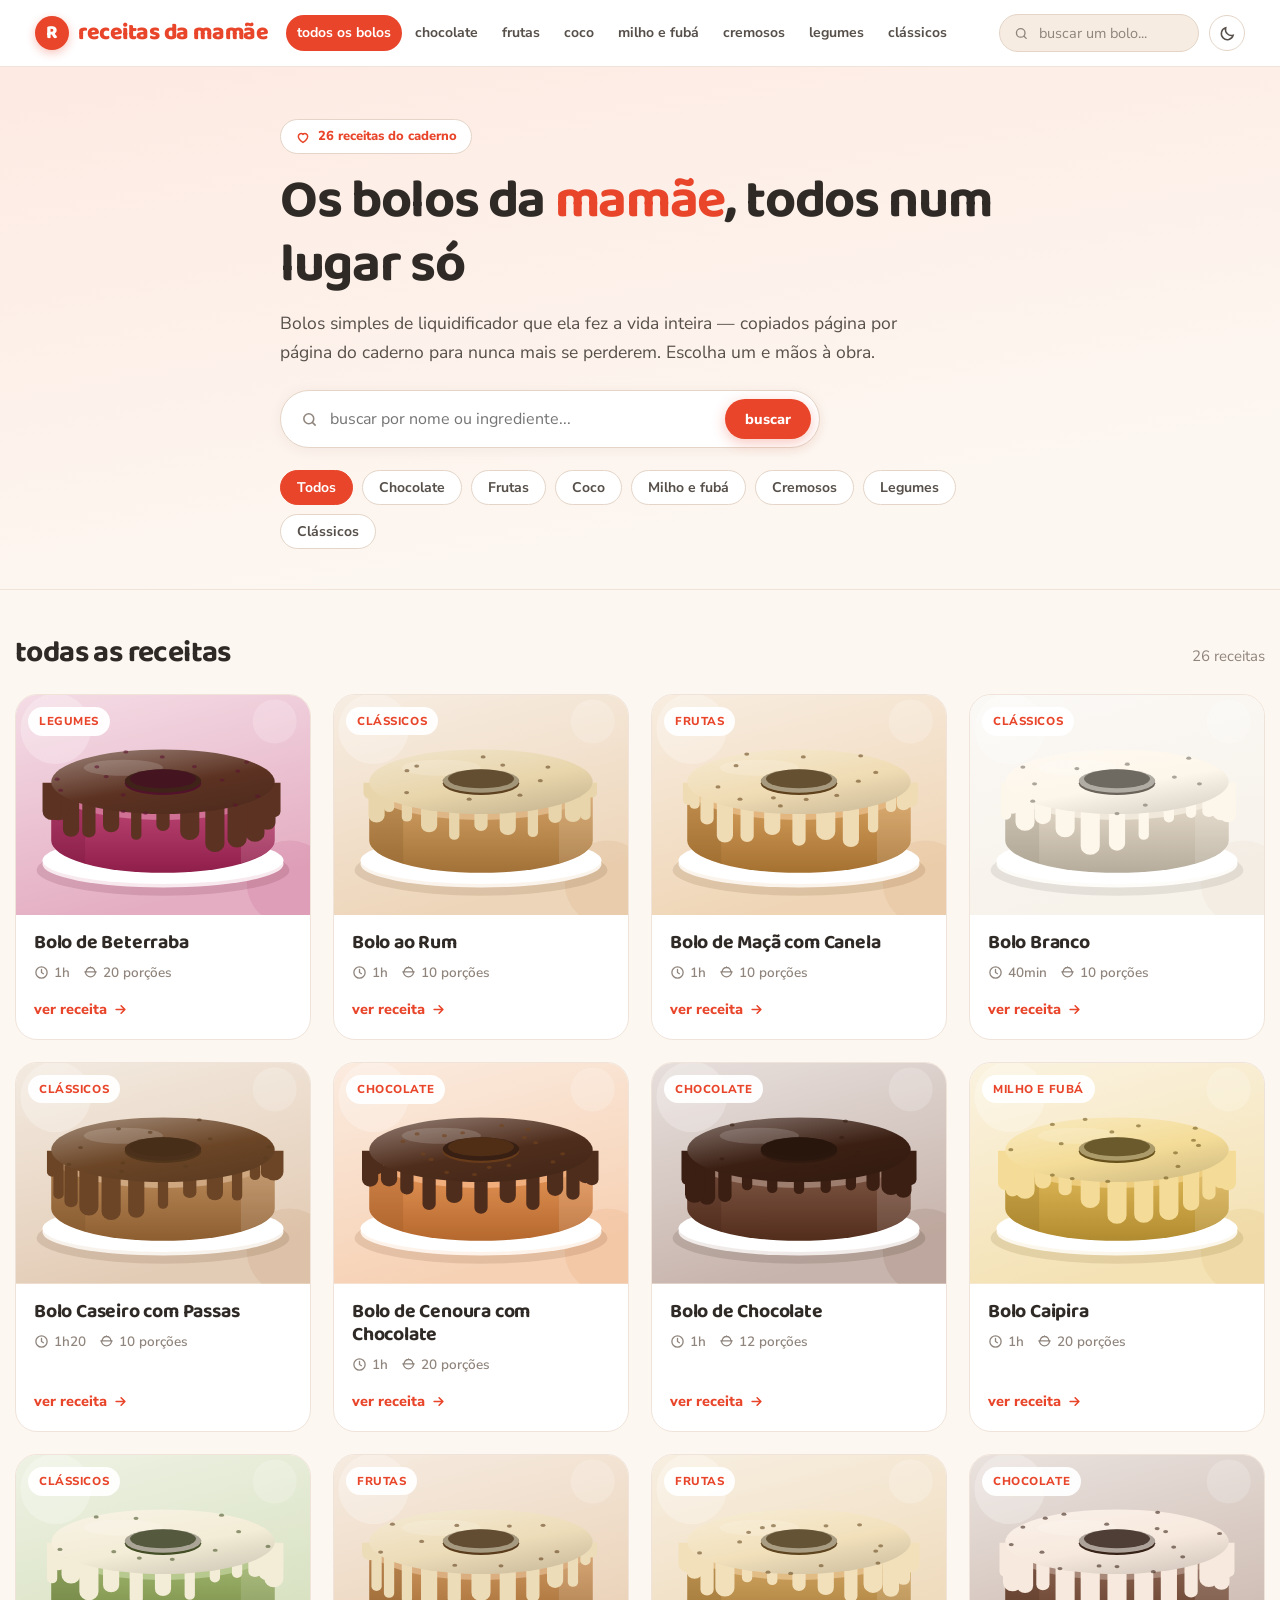
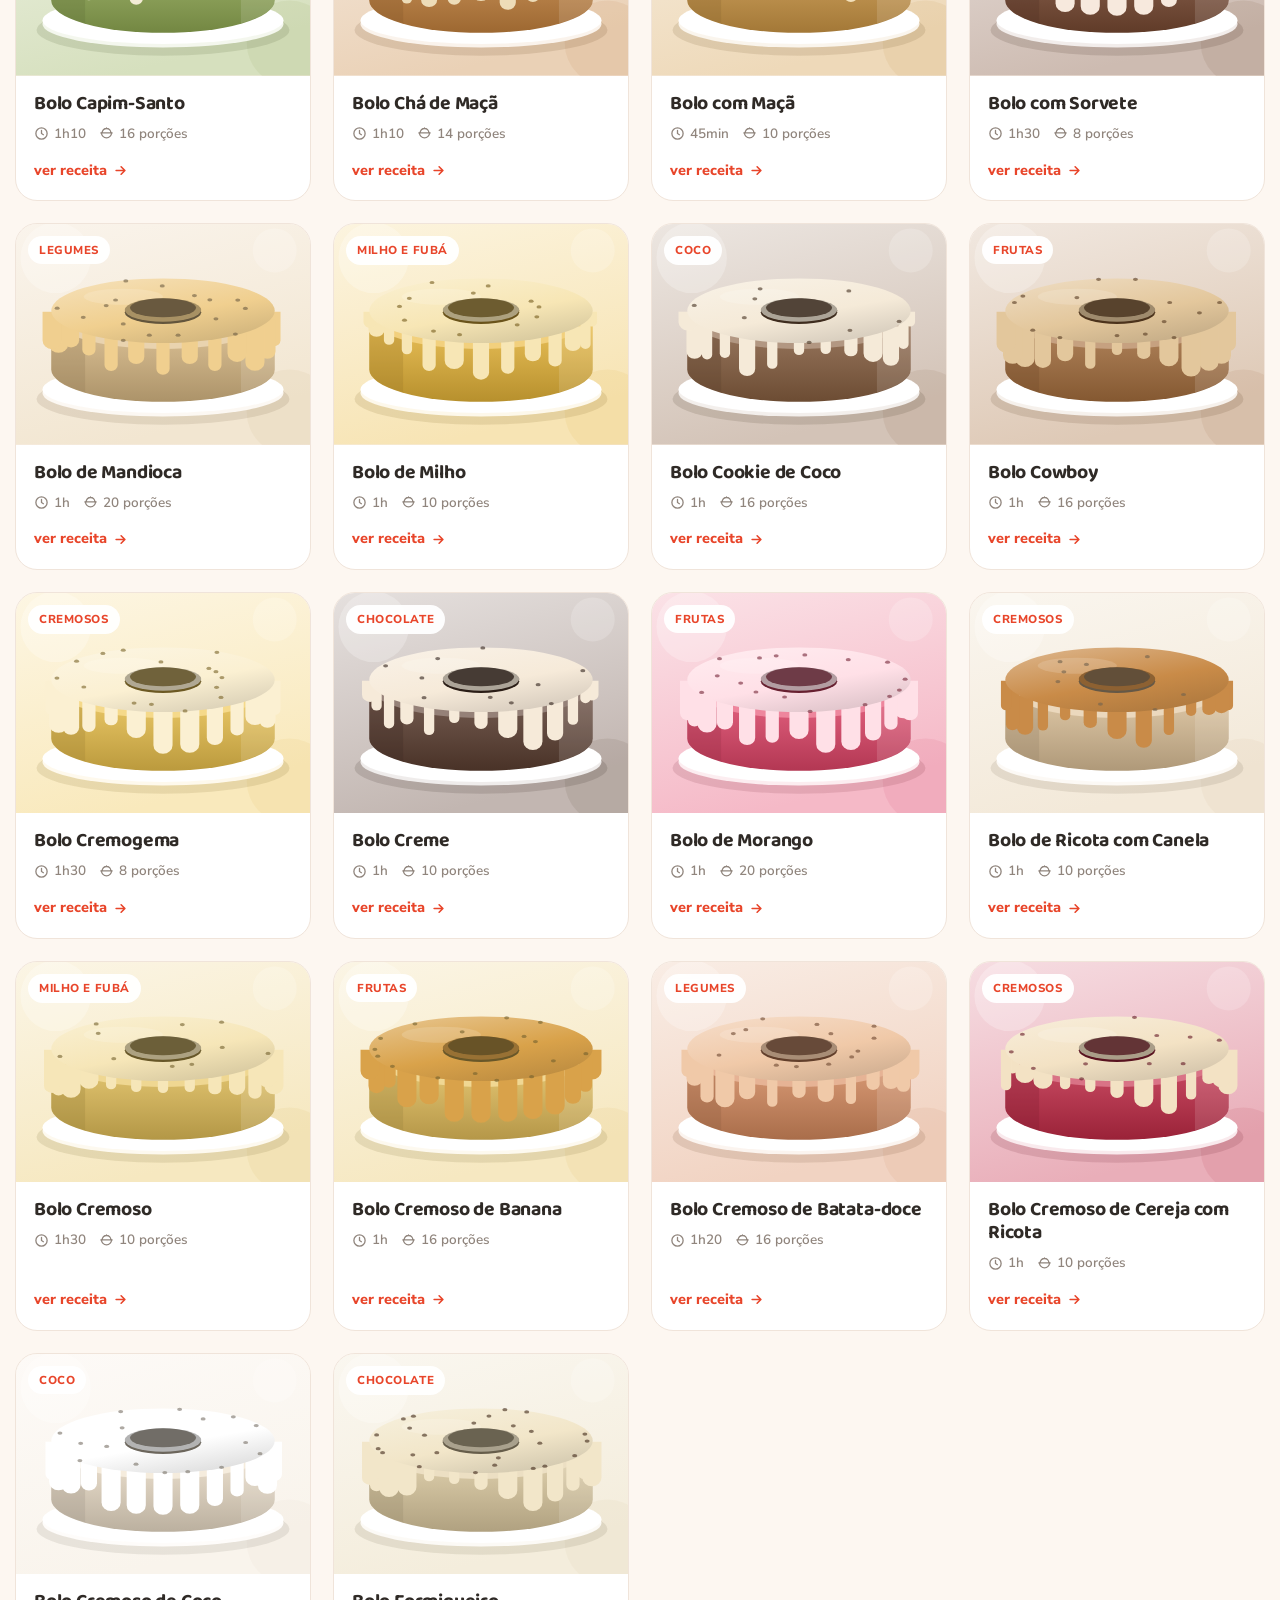
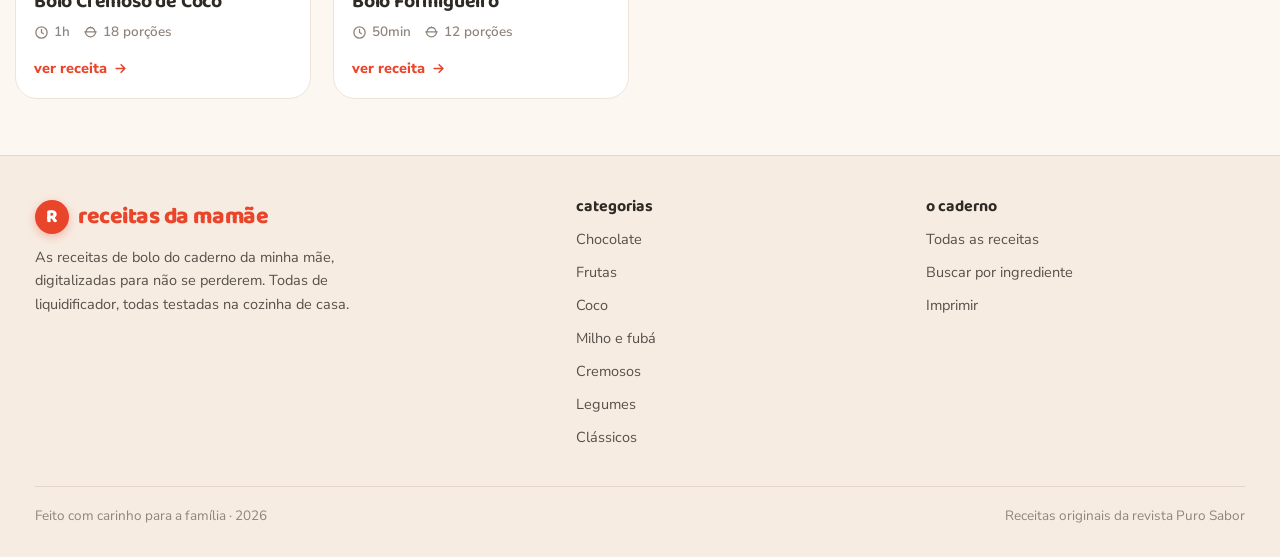
<file: index.html>
<!doctype html>
<html lang="pt-BR">
<head>
<meta charset="utf-8">
<meta name="viewport" content="width=device-width, initial-scale=1">
<title>Receitas da Mamãe</title>
<meta name="description" content="Os bolos de liquidificador do caderno da minha mãe, digitalizados para a família inteira.">
<link rel="preconnect" href="https://fonts.googleapis.com">
<link rel="preconnect" href="https://fonts.gstatic.com" crossorigin>
<link href="https://fonts.googleapis.com/css2?family=Baloo+2:wght@600;700;800&family=Nunito+Sans:wght@400;600;700;800&display=swap" rel="stylesheet">
<link rel="stylesheet" href="assets/css/style.css">
<link rel="icon" href="data:image/svg+xml,%3Csvg xmlns='http://www.w3.org/2000/svg' viewBox='0 0 32 32'%3E%3Ccircle cx='16' cy='16' r='16' fill='%23e8452a'/%3E%3Ctext x='16' y='23' font-size='19' font-family='sans-serif' font-weight='bold' fill='white' text-anchor='middle'%3ER%3C/text%3E%3C/svg%3E">
</head>
<body>

<div id="header"></div>
<div id="hero"></div>

<main class="wrap section" id="lista">
  <div class="section__head">
    <h2>todas as receitas</h2>
    <p id="contador"></p>
  </div>
  <div class="grid" id="grid"></div>
</main>

<div id="footer"></div>

<script src="assets/js/receitas-data.js"></script>
<script src="assets/js/common.js"></script>
<script src="assets/js/home.js"></script>
</body>
</html>
</file>
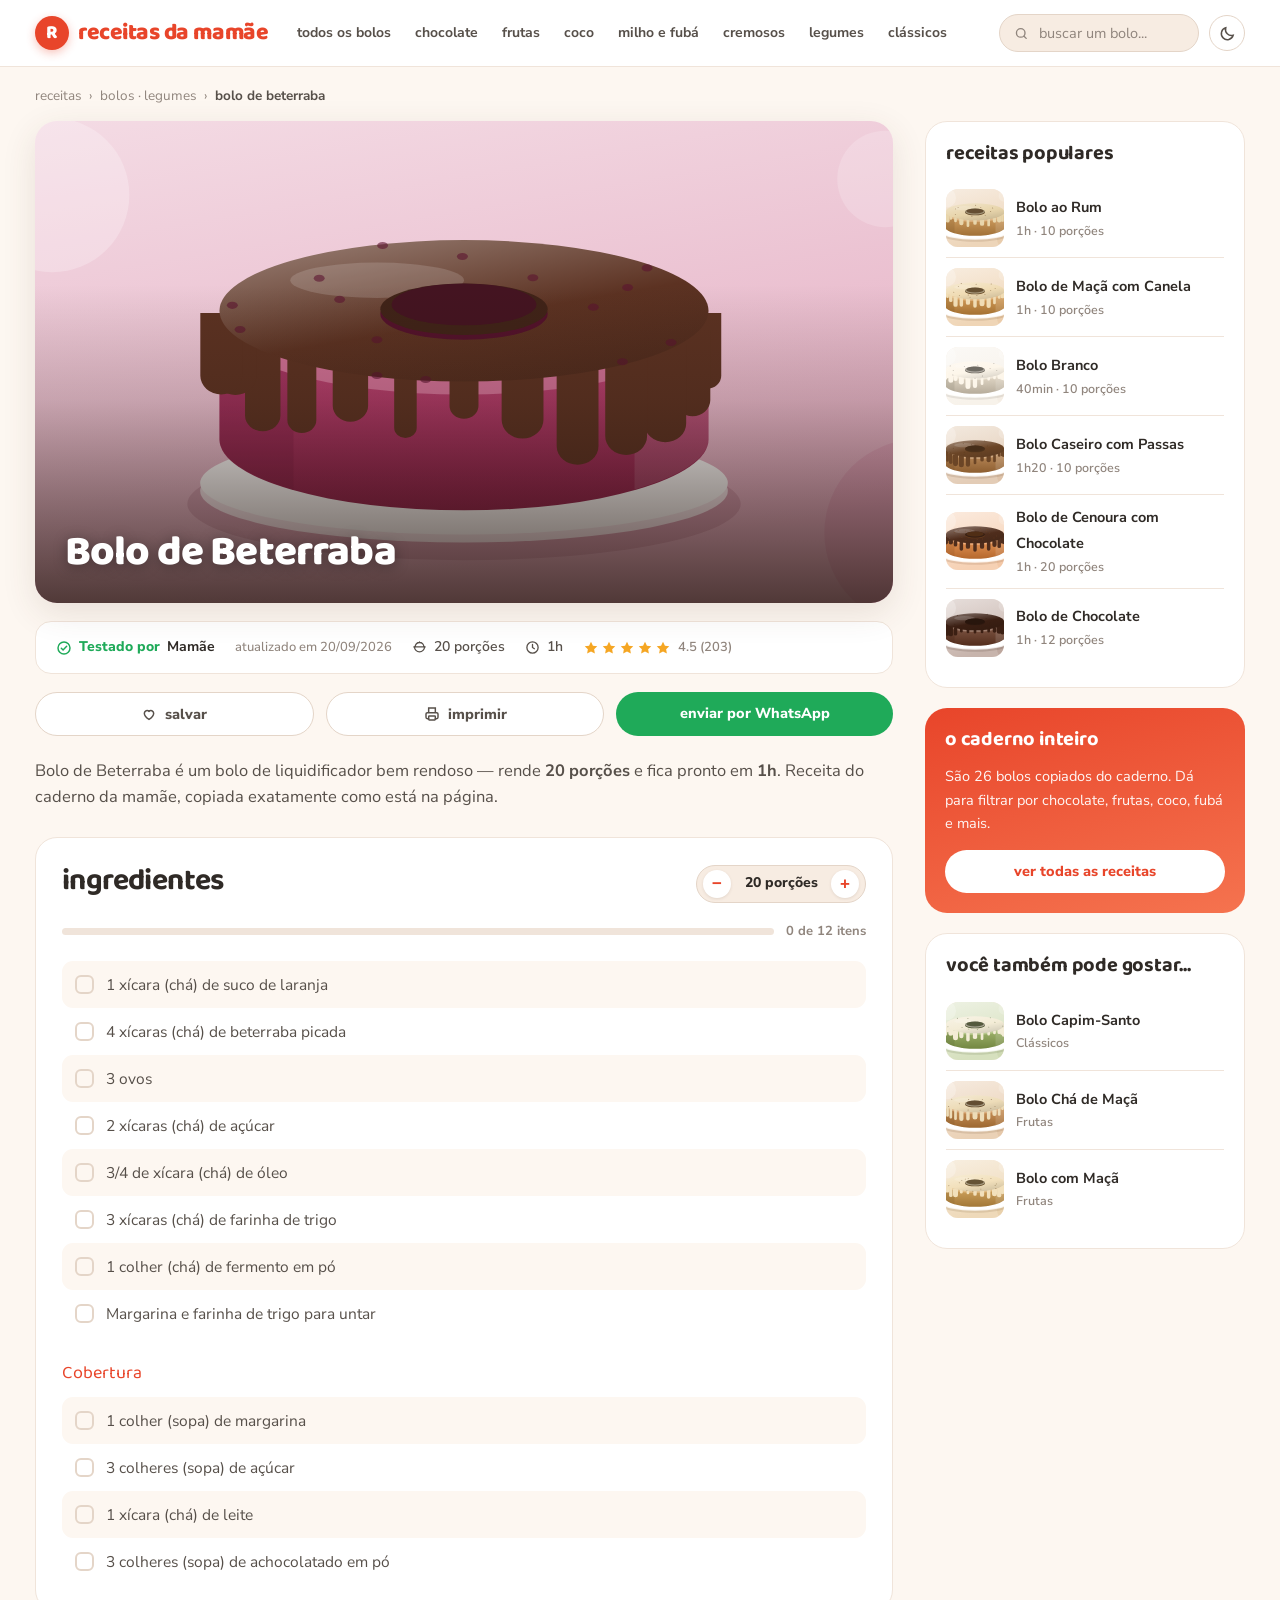
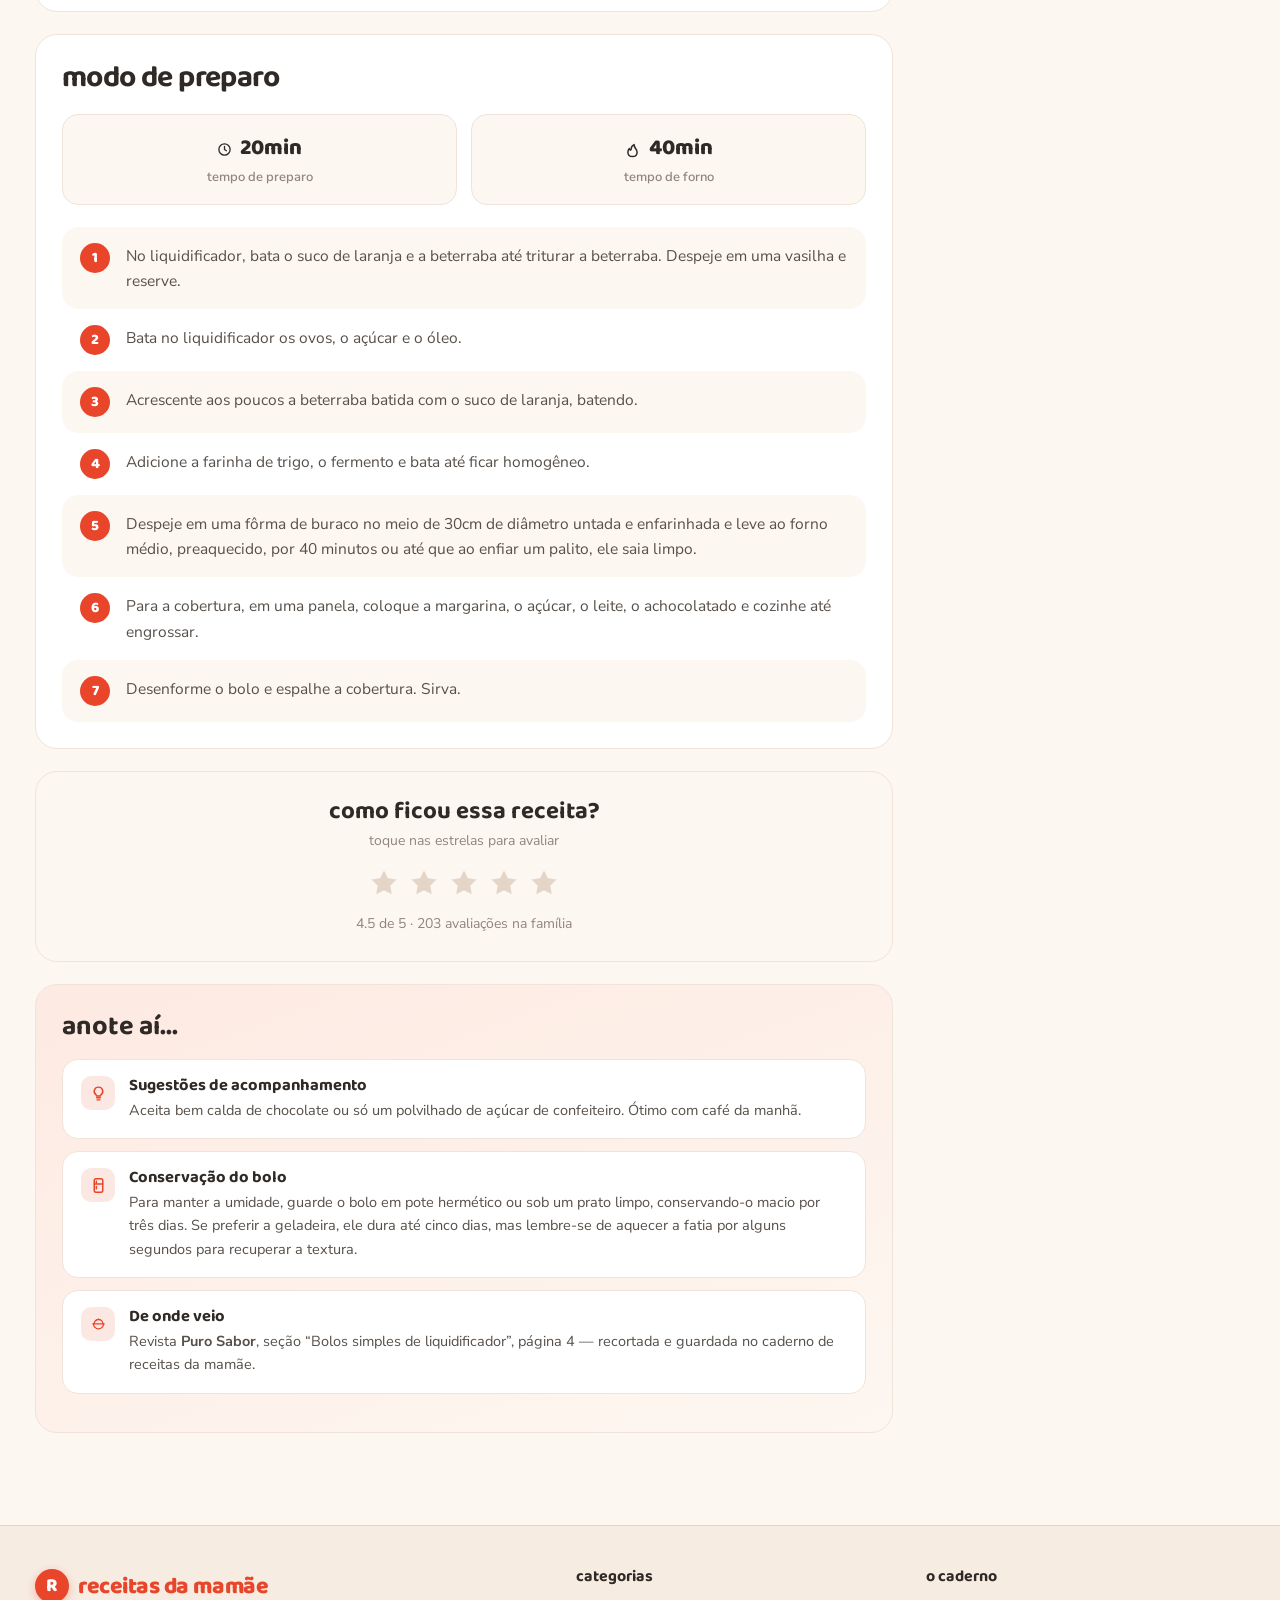
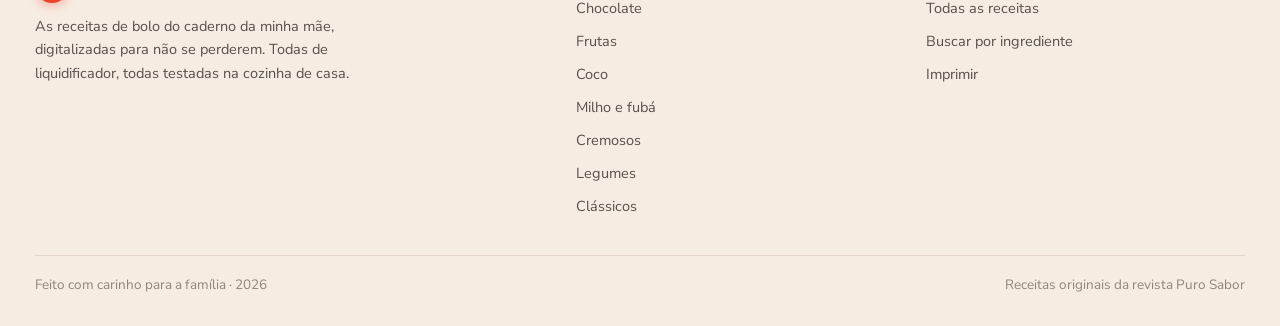
<file: receita.html>
<!doctype html>
<html lang="pt-BR">
<head>
<meta charset="utf-8">
<meta name="viewport" content="width=device-width, initial-scale=1">
<title>Receita — Receitas da Mamãe</title>
<meta name="description" content="Receita de bolo do caderno da mamãe: ingredientes, modo de preparo e dicas.">
<link rel="preconnect" href="https://fonts.googleapis.com">
<link rel="preconnect" href="https://fonts.gstatic.com" crossorigin>
<link href="https://fonts.googleapis.com/css2?family=Baloo+2:wght@600;700;800&family=Nunito+Sans:wght@400;600;700;800&display=swap" rel="stylesheet">
<link rel="stylesheet" href="assets/css/style.css">
<link rel="icon" href="data:image/svg+xml,%3Csvg xmlns='http://www.w3.org/2000/svg' viewBox='0 0 32 32'%3E%3Ccircle cx='16' cy='16' r='16' fill='%23e8452a'/%3E%3Ctext x='16' y='23' font-size='19' font-family='sans-serif' font-weight='bold' fill='white' text-anchor='middle'%3ER%3C/text%3E%3C/svg%3E">
</head>
<body>

<div id="header"></div>
<main id="app"></main>
<div id="footer"></div>

<script src="assets/js/receitas-data.js"></script>
<script src="assets/js/common.js"></script>
<script src="assets/js/receita.js"></script>
</body>
</html>
</file>
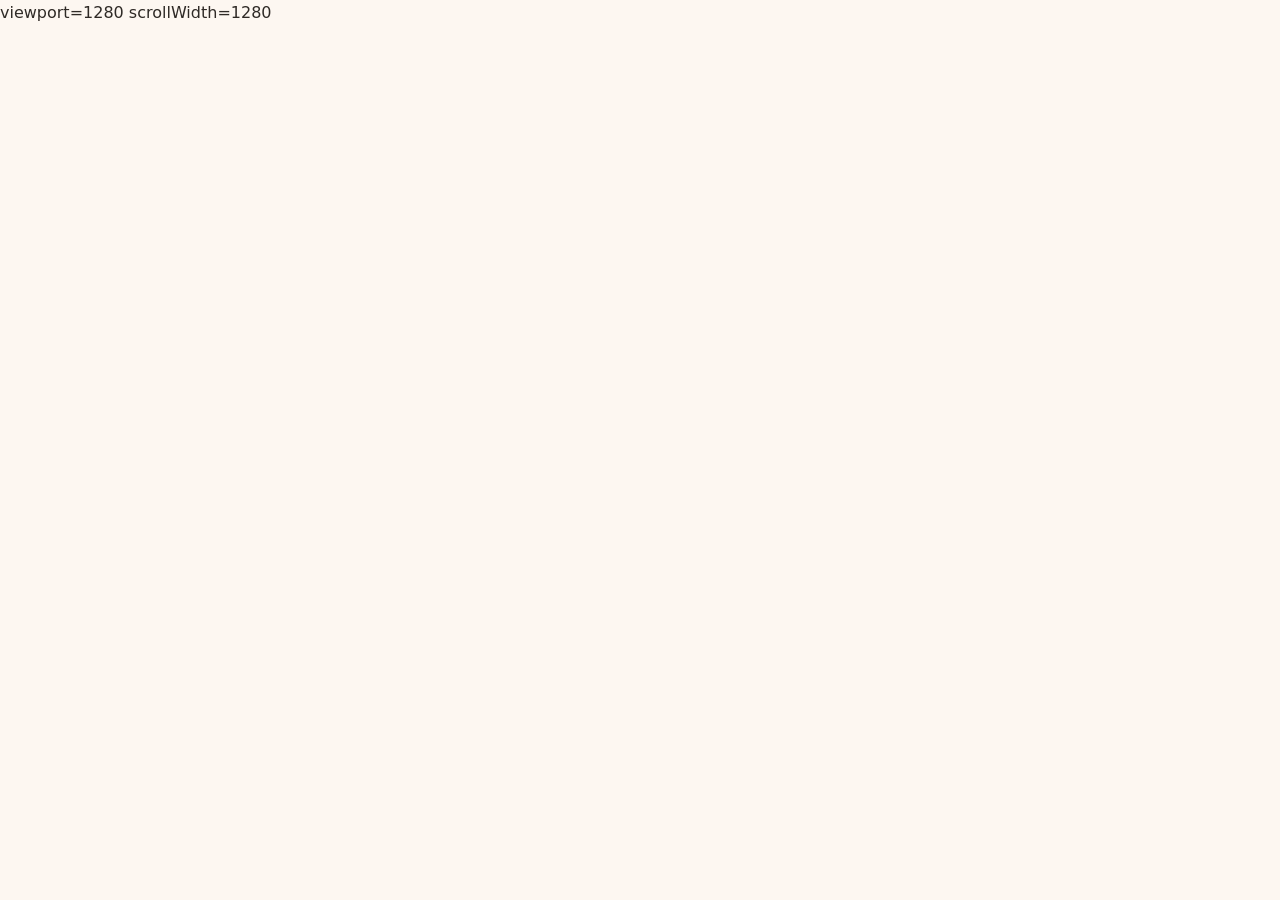
<file: tools/_diag.html>
<!doctype html><html lang="pt-BR"><head><meta charset="utf-8">
<meta name="viewport" content="width=device-width, initial-scale=1">
<link rel="stylesheet" href="../assets/css/style.css"></head><body>
<div id="header"></div><main id="app"></main><div id="footer"></div>
<script src="../assets/js/receitas-data.js"></script>
<script src="../assets/js/common.js"></script>
<script src="../assets/js/receita.js"></script>
<script>
setTimeout(function(){
  var lim = document.documentElement.clientWidth, saida = [];
  saida.push('viewport=' + lim + ' scrollWidth=' + document.documentElement.scrollWidth);
  document.querySelectorAll('*').forEach(function(el){
    if (el.closest('svg')) return;           // coordenadas internas de SVG não contam
    var r = el.getBoundingClientRect();
    if (r.right > lim + 1) {
      saida.push(Math.round(r.left) + '..' + Math.round(r.right) + '  ' +
        el.tagName.toLowerCase() + (el.className && typeof el.className === 'string' ? '.' + el.className.trim().split(/\s+/).join('.') : ''));
    }
  });
  document.body.textContent = saida.slice(0, 40).join('\n');
}, 700);
</script></body></html>
</file>
<file: assets/css/style.css>
/* ==========================================================================
   Receitas da Mamãe — folha de estilo única
   Paleta quente (creme + coral), cartões arredondados, tipografia amigável.
   ========================================================================== */

:root {
  --cream: #fdf7f1;
  --cream-2: #f7ece2;
  --card: #ffffff;
  --peach: #fdeae2;
  --peach-2: #fbdccf;

  --red: #e8452a;
  --red-dark: #c9331b;
  --red-soft: #fce8e3;

  --green: #1faa59;
  --green-soft: #e6f6ec;
  --gold: #f5a623;

  --ink: #2f2a26;
  --ink-2: #57504a;
  --muted: #90857d;
  --line: #f0e4da;
  --line-2: #e4d5c8;

  --radius-lg: 22px;
  --radius: 16px;
  --radius-sm: 11px;
  --shadow: 0 2px 14px rgba(84, 56, 38, 0.06);
  --shadow-lg: 0 10px 34px rgba(84, 56, 38, 0.12);

  --wrap: 1250px;
  --font-display: 'Baloo 2', 'Segoe UI', system-ui, sans-serif;
  --font-body: 'Nunito Sans', 'Segoe UI', system-ui, sans-serif;
}

:root[data-theme='dark'] {
  --cream: #191512;
  --cream-2: #221c18;
  --card: #241e1a;
  --peach: #33241d;
  --peach-2: #3d2a21;
  --red: #ff6a4d;
  --red-dark: #ff8468;
  --red-soft: #3a211b;
  --green: #45c47c;
  --green-soft: #1e3227;
  --ink: #f5ece4;
  --ink-2: #d3c6bb;
  --muted: #a1938a;
  --line: #352c26;
  --line-2: #433830;
  --shadow: 0 2px 14px rgba(0, 0, 0, 0.35);
  --shadow-lg: 0 10px 34px rgba(0, 0, 0, 0.45);
}

@media (prefers-color-scheme: dark) {
  :root:not([data-theme='light']) {
    --cream: #191512;
    --cream-2: #221c18;
    --card: #241e1a;
    --peach: #33241d;
    --peach-2: #3d2a21;
    --red: #ff6a4d;
    --red-dark: #ff8468;
    --red-soft: #3a211b;
    --green: #45c47c;
    --green-soft: #1e3227;
    --ink: #f5ece4;
    --ink-2: #d3c6bb;
    --muted: #a1938a;
    --line: #352c26;
    --line-2: #433830;
    --shadow: 0 2px 14px rgba(0, 0, 0, 0.35);
    --shadow-lg: 0 10px 34px rgba(0, 0, 0, 0.45);
  }
}

* { box-sizing: border-box; }

html { scroll-behavior: smooth; }

body {
  margin: 0;
  background: var(--cream);
  color: var(--ink);
  font-family: var(--font-body);
  font-size: 16px;
  line-height: 1.62;
  -webkit-font-smoothing: antialiased;
}

h1, h2, h3, h4 {
  font-family: var(--font-display);
  color: var(--ink);
  line-height: 1.18;
  margin: 0;
  font-weight: 700;
}

a { color: inherit; text-decoration: none; }

img, svg { display: block; max-width: 100%; }

.wrap {
  width: 100%;
  max-width: var(--wrap);
  margin: 0 auto;
  padding: 0 20px;
}

.sr-only {
  position: absolute; width: 1px; height: 1px;
  padding: 0; margin: -1px; overflow: hidden;
  clip: rect(0 0 0 0); white-space: nowrap; border: 0;
}

/* ---------------------------------------------------------------- header */

.topbar {
  background: var(--card);
  border-bottom: 1px solid var(--line);
  position: sticky;
  top: 0;
  z-index: 40;
}

.topbar__row {
  display: flex;
  align-items: center;
  gap: 18px;
  min-height: 66px;
}

.brand {
  display: flex;
  align-items: center;
  gap: 9px;
  flex-shrink: 0;
}

.brand__mark {
  width: 34px; height: 34px;
  border-radius: 50%;
  background: var(--red);
  display: grid; place-items: center;
  color: #fff; font-family: var(--font-display);
  font-weight: 800; font-size: 19px;
  box-shadow: 0 3px 10px rgba(232, 69, 42, 0.32);
}

.brand__name {
  font-family: var(--font-display);
  font-weight: 800;
  font-size: 23px;
  color: var(--red);
  letter-spacing: -0.02em;
}

.nav {
  display: flex;
  gap: 2px;
  flex: 1;
  min-width: 0;
  overflow-x: auto;
  scrollbar-width: none;
}
.nav::-webkit-scrollbar { display: none; }

.nav a {
  padding: 7px 11px;
  border-radius: 999px;
  font-size: 14px;
  font-weight: 700;
  color: var(--ink-2);
  white-space: nowrap;
  transition: background 0.16s, color 0.16s;
}
.nav a:hover { background: var(--red-soft); color: var(--red); }
.nav a.is-active { background: var(--red); color: #fff; }

.topbar__tools { display: flex; align-items: center; gap: 10px; flex-shrink: 0; }

.searchpill {
  display: flex;
  align-items: center;
  gap: 8px;
  background: var(--cream-2);
  border: 1px solid var(--line-2);
  border-radius: 999px;
  padding: 7px 14px;
  width: 200px;
  flex-shrink: 0;
}
.searchpill input {
  border: 0; background: none; outline: none;
  font-family: inherit; font-size: 14.5px; color: var(--ink);
  width: 100%;
}
.searchpill input::placeholder { color: var(--muted); }

.btn {
  display: inline-flex;
  align-items: center;
  justify-content: center;
  gap: 8px;
  border: 0;
  border-radius: 999px;
  padding: 10px 20px;
  font-family: var(--font-body);
  font-weight: 800;
  font-size: 14.5px;
  cursor: pointer;
  transition: transform 0.14s, box-shadow 0.14s, background 0.14s;
}
.btn:active { transform: translateY(1px); }

.btn--red { background: var(--red); color: #fff; box-shadow: 0 4px 14px rgba(232, 69, 42, 0.3); }
.btn--red:hover { background: var(--red-dark); }
.btn--green { background: var(--green); color: #fff; }
.btn--ghost {
  background: var(--card);
  color: var(--ink-2);
  border: 1px solid var(--line-2);
}
.btn--ghost:hover { border-color: var(--red); color: var(--red); }
.btn--block { width: 100%; }

.iconbtn {
  width: 36px; height: 36px;
  border-radius: 50%;
  border: 1px solid var(--line-2);
  background: var(--card);
  color: var(--ink-2);
  display: grid; place-items: center;
  cursor: pointer;
  transition: 0.16s;
}
.iconbtn:hover { border-color: var(--red); color: var(--red); }

/* ------------------------------------------------------------------ hero */

.hero {
  background: linear-gradient(170deg, var(--peach) 0%, var(--cream) 78%);
  padding: 52px 0 40px;
  border-bottom: 1px solid var(--line);
}

.hero__inner { max-width: 760px; }

.hero__eyebrow {
  display: inline-flex; align-items: center; gap: 7px;
  background: var(--card);
  border: 1px solid var(--line-2);
  color: var(--red);
  font-weight: 800; font-size: 13px;
  padding: 6px 14px; border-radius: 999px;
  margin-bottom: 16px;
}

.hero h1 {
  font-size: clamp(34px, 5.4vw, 54px);
  letter-spacing: -0.025em;
  margin-bottom: 12px;
}
.hero h1 em { color: var(--red); font-style: normal; }

.hero p {
  color: var(--ink-2);
  font-size: 17.5px;
  margin: 0 0 24px;
  max-width: 620px;
}

.hero__search {
  display: flex; align-items: center; gap: 10px;
  background: var(--card);
  border: 1px solid var(--line-2);
  border-radius: 999px;
  padding: 8px 8px 8px 20px;
  max-width: 540px;
  box-shadow: var(--shadow);
}
.hero__search input {
  flex: 1; border: 0; background: none; outline: none;
  font-family: inherit; font-size: 16px; color: var(--ink);
}

.chips { display: flex; flex-wrap: wrap; gap: 9px; margin-top: 22px; }
.chip {
  background: var(--card);
  border: 1px solid var(--line-2);
  color: var(--ink-2);
  border-radius: 999px;
  padding: 7px 16px;
  font-size: 14px; font-weight: 700;
  cursor: pointer;
  font-family: inherit;
  transition: 0.16s;
}
.chip:hover { border-color: var(--red); color: var(--red); }
.chip.is-active { background: var(--red); border-color: var(--red); color: #fff; }

/* ------------------------------------------------------------- home grid */

.section { padding: 46px 0; }

.section__head {
  display: flex; align-items: baseline; justify-content: space-between;
  gap: 16px; margin-bottom: 22px; flex-wrap: wrap;
}
.section__head h2 { font-size: 30px; letter-spacing: -0.02em; }
.section__head p { margin: 0; color: var(--muted); font-size: 15px; }

.grid {
  display: grid;
  grid-template-columns: repeat(auto-fill, minmax(262px, 1fr));
  gap: 22px;
}

.card {
  background: var(--card);
  border: 1px solid var(--line);
  border-radius: var(--radius-lg);
  overflow: hidden;
  display: flex; flex-direction: column;
  transition: transform 0.18s, box-shadow 0.18s, border-color 0.18s;
}
.card:hover {
  transform: translateY(-4px);
  box-shadow: var(--shadow-lg);
  border-color: var(--peach-2);
}

.card__art { position: relative; aspect-ratio: 4 / 3; background: var(--cream-2); }
.card__art svg { width: 100%; height: 100%; }

.card__tag {
  position: absolute; left: 12px; top: 12px;
  background: rgba(255, 255, 255, 0.94);
  color: var(--red);
  font-size: 11.5px; font-weight: 800;
  text-transform: uppercase; letter-spacing: 0.05em;
  padding: 5px 11px; border-radius: 999px;
  backdrop-filter: blur(4px);
}

.card__body { padding: 16px 18px 18px; display: flex; flex-direction: column; flex: 1; }
.card__body h3 { font-size: 19.5px; margin-bottom: 8px; letter-spacing: -0.01em; }

.card__meta {
  display: flex; flex-wrap: wrap; gap: 13px;
  color: var(--muted); font-size: 13.5px; font-weight: 600;
  margin-bottom: 14px;
}
.card__meta span { display: inline-flex; align-items: center; gap: 5px; }

.card__cta {
  margin-top: auto;
  color: var(--red); font-weight: 800; font-size: 14.5px;
  display: inline-flex; align-items: center; gap: 6px;
}
.card:hover .card__cta { gap: 10px; }

.empty {
  grid-column: 1 / -1;
  text-align: center;
  padding: 56px 20px;
  color: var(--muted);
  background: var(--card);
  border: 1px dashed var(--line-2);
  border-radius: var(--radius-lg);
}

/* --------------------------------------------------------- recipe layout */

.crumbs {
  display: flex; flex-wrap: wrap; gap: 7px;
  font-size: 13.5px; color: var(--muted);
  padding: 18px 0 14px;
}
.crumbs a:hover { color: var(--red); }
.crumbs span[aria-current] { color: var(--ink-2); font-weight: 700; }

.layout {
  display: grid;
  grid-template-columns: minmax(0, 1fr) 320px;
  gap: 32px;
  align-items: start;
  padding-bottom: 60px;
}

.panel {
  background: var(--card);
  border: 1px solid var(--line);
  border-radius: var(--radius-lg);
  padding: 26px;
  margin-bottom: 22px;
}

.rhero {
  position: relative;
  border-radius: var(--radius-lg);
  overflow: hidden;
  aspect-ratio: 16 / 9;
  box-shadow: var(--shadow-lg);
}
.rhero svg { width: 100%; height: 100%; object-fit: cover; }
.rhero__shade {
  position: absolute; inset: 0;
  background: linear-gradient(to top, rgba(34, 20, 12, 0.76) 0%, rgba(34, 20, 12, 0.18) 42%, transparent 66%);
}
.rhero__title {
  position: absolute; left: 30px; right: 30px; bottom: 26px;
  color: #fff;
  font-family: var(--font-display);
  font-weight: 800;
  font-size: clamp(27px, 4vw, 42px);
  letter-spacing: -0.02em;
  text-shadow: 0 2px 14px rgba(0, 0, 0, 0.35);
}

.metabar {
  display: flex; flex-wrap: wrap; align-items: center; gap: 10px 20px;
  background: var(--card);
  border: 1px solid var(--line);
  border-radius: var(--radius);
  padding: 14px 20px;
  margin: 18px 0;
  font-size: 14px;
  color: var(--ink-2);
  font-weight: 600;
}
.metabar__item { display: inline-flex; align-items: center; gap: 7px; }
.metabar__tested { color: var(--green); font-weight: 800; }
.metabar__tested b { color: var(--ink); }
.metabar__date { color: var(--muted); font-weight: 500; font-size: 13px; }

.stars { display: inline-flex; gap: 2px; color: var(--gold); }
.stars svg { width: 16px; height: 16px; }

.actions { display: flex; gap: 12px; margin-bottom: 22px; flex-wrap: wrap; }
.actions .btn { flex: 1; min-width: 150px; }

.intro { color: var(--ink-2); font-size: 16.5px; margin: 0 0 26px; }

.blocktitle {
  font-family: var(--font-display);
  font-size: 30px;
  letter-spacing: -0.02em;
  margin: 0 0 4px;
}

.blockhead {
  display: flex; align-items: center; justify-content: space-between;
  gap: 16px; flex-wrap: wrap; margin-bottom: 18px;
}

/* stepper de porções */
.stepper {
  display: inline-flex; align-items: center; gap: 4px;
  background: var(--cream-2);
  border: 1px solid var(--line-2);
  border-radius: 999px;
  padding: 4px 6px;
}
.stepper button {
  width: 28px; height: 28px; border-radius: 50%;
  border: 0; background: var(--card); color: var(--red);
  font-size: 17px; font-weight: 800; line-height: 1;
  cursor: pointer; display: grid; place-items: center;
  box-shadow: 0 1px 3px rgba(84, 56, 38, 0.12);
}
.stepper button:hover { background: var(--red); color: #fff; }
.stepper__val {
  min-width: 92px; text-align: center;
  font-weight: 800; font-size: 14px; color: var(--ink);
}

.progresso {
  display: flex; align-items: center; gap: 12px;
  margin-bottom: 18px;
}
.progresso__lbl {
  flex-shrink: 0; font-size: 13px; font-weight: 700; color: var(--muted);
}
.progress {
  flex: 1;
  height: 7px; border-radius: 999px;
  background: var(--line);
  overflow: hidden;
}

.tempoextra {
  display: flex; align-items: center; gap: 9px;
  margin: -8px 0 20px;
  color: var(--muted); font-size: 14px;
}
.tempoextra > span:first-child { color: var(--red); display: flex; }
.tempoextra b { color: var(--ink-2); }
.progress__bar {
  height: 100%; width: 0;
  background: linear-gradient(90deg, var(--green), #4fd18a);
  border-radius: 999px;
  transition: width 0.3s ease;
}

.sublist { margin: 22px 0 0; }
.sublist__title {
  font-family: var(--font-display);
  font-size: 18px; color: var(--red);
  margin-bottom: 8px;
}

.ing { list-style: none; margin: 0; padding: 0; }
.ing li {
  display: flex; align-items: flex-start; gap: 12px;
  padding: 11px 13px;
  border-radius: var(--radius-sm);
  cursor: pointer;
  font-size: 15.5px;
  color: var(--ink-2);
  transition: background 0.15s;
  user-select: none;
}
.ing li:nth-child(odd) { background: var(--cream); }
.ing li:hover { background: var(--peach); }
.ing li .box {
  flex-shrink: 0; margin-top: 3px;
  width: 19px; height: 19px;
  border: 2px solid var(--line-2);
  border-radius: 6px;
  display: grid; place-items: center;
  transition: 0.15s;
}
.ing li .box svg { width: 11px; height: 11px; opacity: 0; color: #fff; }
.ing li.is-done { color: var(--muted); text-decoration: line-through; }
.ing li.is-done .box { background: var(--green); border-color: var(--green); }
.ing li.is-done .box svg { opacity: 1; }

/* modo de preparo */
.timetiles { display: grid; grid-template-columns: 1fr 1fr; gap: 14px; margin-bottom: 22px; }
.tile {
  background: var(--cream);
  border: 1px solid var(--line);
  border-radius: var(--radius);
  padding: 16px 18px;
  text-align: center;
}
.tile__val {
  font-family: var(--font-display);
  font-size: 22px; font-weight: 800; color: var(--ink);
  display: flex; align-items: center; justify-content: center; gap: 8px;
}
.tile__lbl { font-size: 13px; color: var(--muted); font-weight: 600; }

.steps { list-style: none; margin: 0; padding: 0; counter-reset: s; }
.steps li {
  display: flex; gap: 16px;
  padding: 16px 18px;
  border-radius: var(--radius);
  align-items: flex-start;
}
.steps li:nth-child(odd) { background: var(--cream); }
.steps__n {
  flex-shrink: 0;
  width: 30px; height: 30px; border-radius: 50%;
  background: var(--red); color: #fff;
  display: grid; place-items: center;
  font-family: var(--font-display); font-weight: 800; font-size: 15px;
}
.steps p { margin: 0; color: var(--ink-2); font-size: 15.5px; }

/* caixa de avaliação */
.rate { text-align: center; background: var(--cream); }
.rate h3 { font-size: 24px; margin-bottom: 4px; }
.rate p { color: var(--muted); font-size: 14px; margin: 0 0 14px; }
.rate__stars { display: flex; justify-content: center; gap: 8px; margin-bottom: 14px; }
.rate__stars button {
  border: 0; background: none; cursor: pointer; padding: 0;
  color: var(--line-2); transition: transform 0.12s, color 0.12s;
}
.rate__stars button svg { width: 32px; height: 32px; }
.rate__stars button:hover { transform: scale(1.14); }
.rate__stars button.is-on { color: var(--gold); }

/* anote aí */
.notes { background: linear-gradient(160deg, var(--peach) 0%, var(--cream) 100%); }
.notes h2 { font-size: 27px; margin-bottom: 16px; }
.note {
  display: flex; gap: 14px;
  background: var(--card);
  border: 1px solid var(--line);
  border-radius: var(--radius);
  padding: 16px 18px;
  margin-bottom: 12px;
}
.note__ico {
  flex-shrink: 0; width: 34px; height: 34px; border-radius: 10px;
  background: var(--red-soft); color: var(--red);
  display: grid; place-items: center;
}
.note h4 { font-size: 16.5px; margin-bottom: 3px; }
.note p { margin: 0; font-size: 14.5px; color: var(--ink-2); }

.alert {
  display: flex; gap: 12px;
  background: var(--red-soft);
  border: 1px solid var(--peach-2);
  border-radius: var(--radius);
  padding: 14px 16px;
  font-size: 14.5px;
  color: var(--ink-2);
  margin-bottom: 20px;
}
.alert b { color: var(--ink); }

/* ---------------------------------------------------------------- sidebar */

.side { position: sticky; top: 86px; }

.sidebox {
  background: var(--card);
  border: 1px solid var(--line);
  border-radius: var(--radius-lg);
  padding: 20px;
  margin-bottom: 20px;
}
.sidebox h3 {
  font-size: 20px; margin-bottom: 14px; letter-spacing: -0.01em;
}

.poplist { list-style: none; margin: 0; padding: 0; }
.poplist li + li { border-top: 1px solid var(--line); }
.poplist a {
  display: flex; align-items: center; gap: 12px;
  padding: 10px 0;
}
.poplist .thumb {
  width: 58px; height: 58px; flex-shrink: 0;
  border-radius: 12px; overflow: hidden;
  background: var(--cream-2);
}
.poplist .thumb svg { width: 100%; height: 100%; }
.poplist strong {
  font-size: 14.5px; font-weight: 700; color: var(--ink);
  line-height: 1.35;
}
.poplist small { display: block; color: var(--muted); font-size: 12.5px; font-weight: 600; }
.poplist a:hover strong { color: var(--red); }

.sidebox--cta {
  background: linear-gradient(165deg, var(--red) 0%, #f5734f 100%);
  border: 0; color: #fff;
}
.sidebox--cta h3 { color: #fff; }
.sidebox--cta p { font-size: 14.5px; opacity: 0.95; margin: 0 0 14px; }
.sidebox--cta .btn { background: #fff; color: var(--red); }

/* ---------------------------------------------------------------- footer */

.footer {
  background: var(--cream-2);
  border-top: 1px solid var(--line-2);
  padding: 42px 0 30px;
  margin-top: 10px;
}
.footer__grid {
  display: grid;
  grid-template-columns: 1.6fr 1fr 1fr;
  gap: 30px;
  margin-bottom: 28px;
}
.footer p { color: var(--ink-2); font-size: 14.5px; margin: 10px 0 0; max-width: 380px; }
.footer h4 { font-size: 16px; margin-bottom: 10px; }
.footer ul { list-style: none; margin: 0; padding: 0; }
.footer li { margin-bottom: 7px; }
.footer li a { font-size: 14.5px; color: var(--ink-2); }
.footer li a:hover { color: var(--red); }
.footer__bar {
  border-top: 1px solid var(--line-2);
  padding-top: 18px;
  display: flex; justify-content: space-between; gap: 14px; flex-wrap: wrap;
  color: var(--muted); font-size: 13.5px;
}

/* ------------------------------------------------------------ responsivo */

@media (max-width: 1040px) {
  .layout { grid-template-columns: 1fr; }
  .side { position: static; }
  .nav { display: none; }
}

@media (max-width: 720px) {
  .wrap { padding: 0 16px; }
  .searchpill { display: none; }
  .hero { padding: 36px 0 30px; }
  .panel { padding: 20px 17px; }
  .rhero { aspect-ratio: 4 / 3; }
  .rhero__title { left: 18px; right: 18px; bottom: 18px; }
  .timetiles { grid-template-columns: 1fr; }
  .footer__grid { grid-template-columns: 1fr; }
  .grid { grid-template-columns: repeat(auto-fill, minmax(230px, 1fr)); gap: 16px; }
  .blocktitle { font-size: 25px; }
}

@media print {
  .topbar, .side, .footer, .actions, .rate, .chips, .hero__search { display: none !important; }
  body { background: #fff; }
  .panel { border: 0; padding: 0; }
}
</file>
